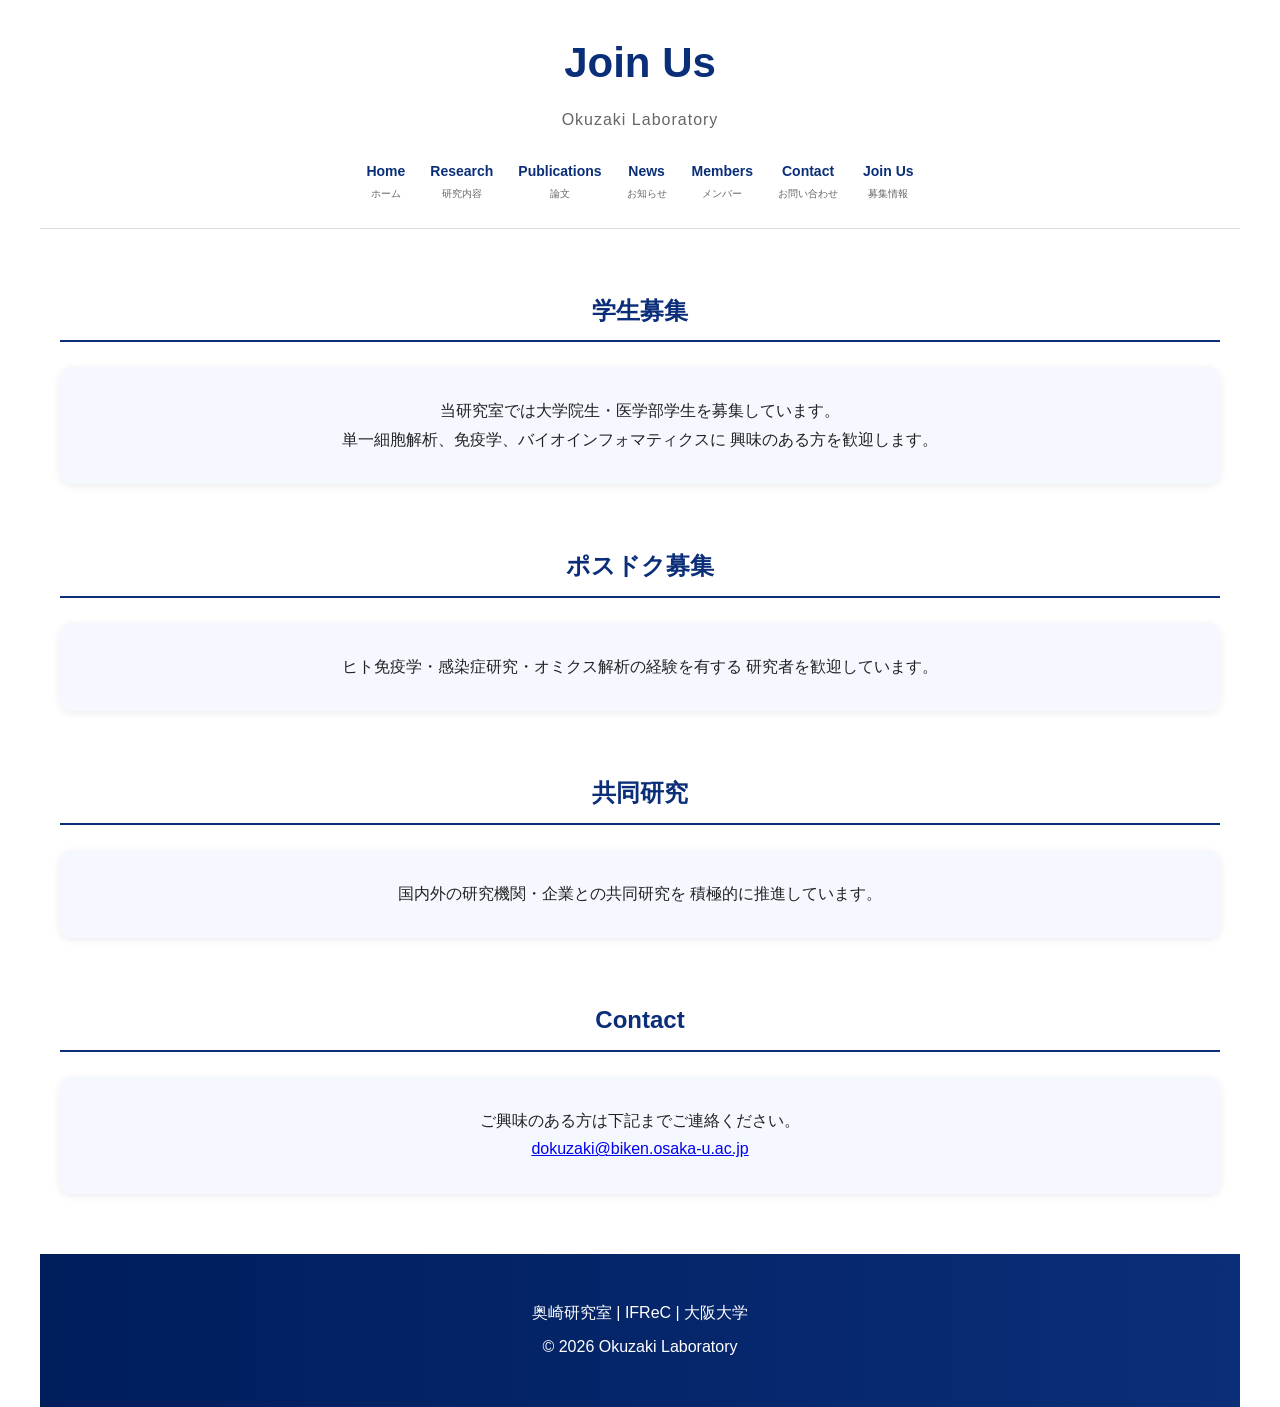
<file: OkuzakiLab_Website/joinus.html>
<!DOCTYPE html>
<html lang="ja">

<head>

    <meta charset="UTF-8">
    <meta name="viewport" content="width=device-width, initial-scale=1.0">

    <title>Join Us | 奥崎研究室</title>

    <link rel="stylesheet" href="style.css">

</head>

<body>

<header>

    <h1>Join Us</h1>

    <p class="lab-en">
        Okuzaki Laboratory
    </p>

    <nav>

        <a href="index.html">
            Home
            <small>ホーム</small>
        </a>

        <a href="research.html">
            Research
            <small>研究内容</small>
        </a>

        <a href="publications.html">
            Publications
            <small>論文</small>
        </a>

        <a href="news.html">
            News
            <small>お知らせ</small>
        </a>

        <a href="members.html">
            Members
            <small>メンバー</small>
        </a>

        <a href="index.html#contact">
            Contact
            <small>お問い合わせ</small>
        </a>

        <a href="joinus.html">
            Join Us
            <small>募集情報</small>
        </a>

    </nav>

</header>


<!-- 学生募集 -->

<section>

    <h2>学生募集</h2>

    <div class="join-box">

        <p>
            当研究室では大学院生・医学部学生を募集しています。
        </p>

        <p>
            単一細胞解析、免疫学、バイオインフォマティクスに
            興味のある方を歓迎します。
        </p>

    </div>

</section>


<!-- ポスドク募集 -->

<section>

    <h2>ポスドク募集</h2>

    <div class="join-box">

        <p>
            ヒト免疫学・感染症研究・オミクス解析の経験を有する
            研究者を歓迎しています。
        </p>

    </div>

</section>


<!-- 共同研究 -->

<section>

    <h2>共同研究</h2>

    <div class="join-box">

        <p>
            国内外の研究機関・企業との共同研究を
            積極的に推進しています。
        </p>

    </div>

</section>


<!-- Contact -->

<section>

    <h2>Contact</h2>

    <div class="members-box">

        <p>
            ご興味のある方は下記までご連絡ください。
        </p>

        <p>
            <a href="mailto:dokuzaki@biken.osaka-u.ac.jp">
                dokuzaki@biken.osaka-u.ac.jp
            </a>
        </p>

    </div>

</section>


<!-- Footer -->

<footer>

    <p>
        奥崎研究室 | IFReC | 大阪大学
    </p>

    <p>
        © 2026 Okuzaki Laboratory
    </p>

</footer>


</body>
</html>
</file>
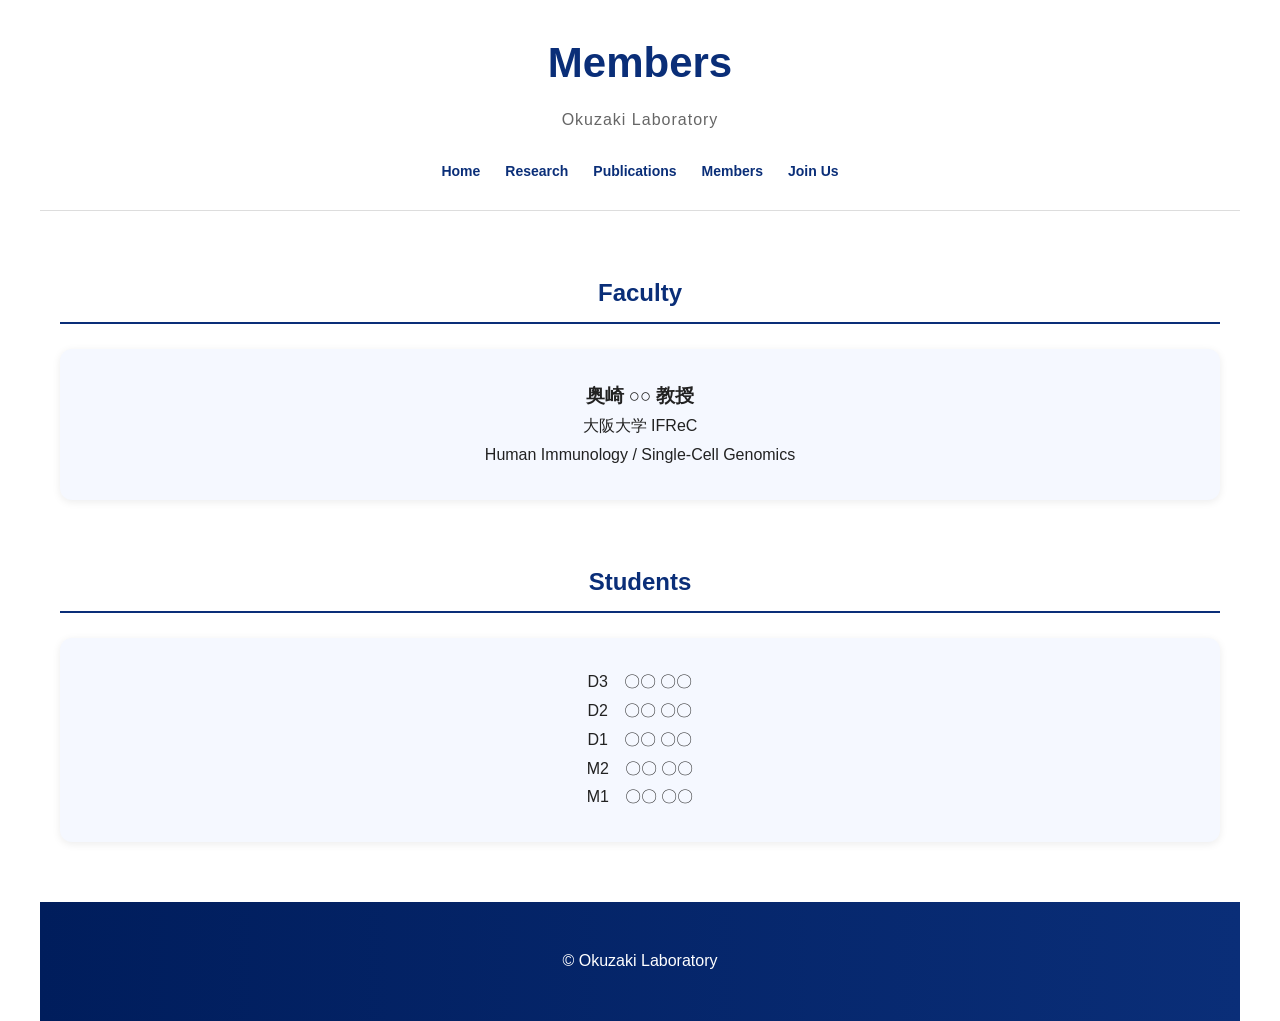
<file: OkuzakiLab_Website/members.html>
<!DOCTYPE html>
<html lang="ja">

<head>

    <meta charset="UTF-8">
    <meta name="viewport" content="width=device-width, initial-scale=1.0">

    <title>Members | 奥崎研究室</title>

    <link rel="stylesheet" href="style.css">

</head>

<body>

<header>

    <h1>Members</h1>

    <p class="lab-en">
        Okuzaki Laboratory
    </p>

    <nav>

        <a href="index.html">
            Home
        </a>

        <a href="research.html">
            Research
        </a>

        <a href="publications.html">
            Publications
        </a>

        <a href="members.html">
            Members
        </a>

        <a href="joinus.html">
            Join Us
        </a>

    </nav>

</header>


<!-- Faculty -->

<section>

    <h2>Faculty</h2>

    <div class="members-box">

        <h3>
            奥崎 ○○ 教授
        </h3>

        <p>
            大阪大学 IFReC
        </p>

        <p>
            Human Immunology / Single-Cell Genomics
        </p>

    </div>

</section>


<!-- Students -->

<section>

    <h2>Students</h2>

    <div class="members-box">

        <p>
            D3　〇〇 〇〇
        </p>

        <p>
            D2　〇〇 〇〇
        </p>

        <p>
            D1　〇〇 〇〇
        </p>

        <p>
            M2　〇〇 〇〇
        </p>

        <p>
            M1　〇〇 〇〇
        </p>

    </div>

</section>


<!-- Footer -->

<footer>

    <p>
        © Okuzaki Laboratory
    </p>

</footer>


</body>
</html>
</file>
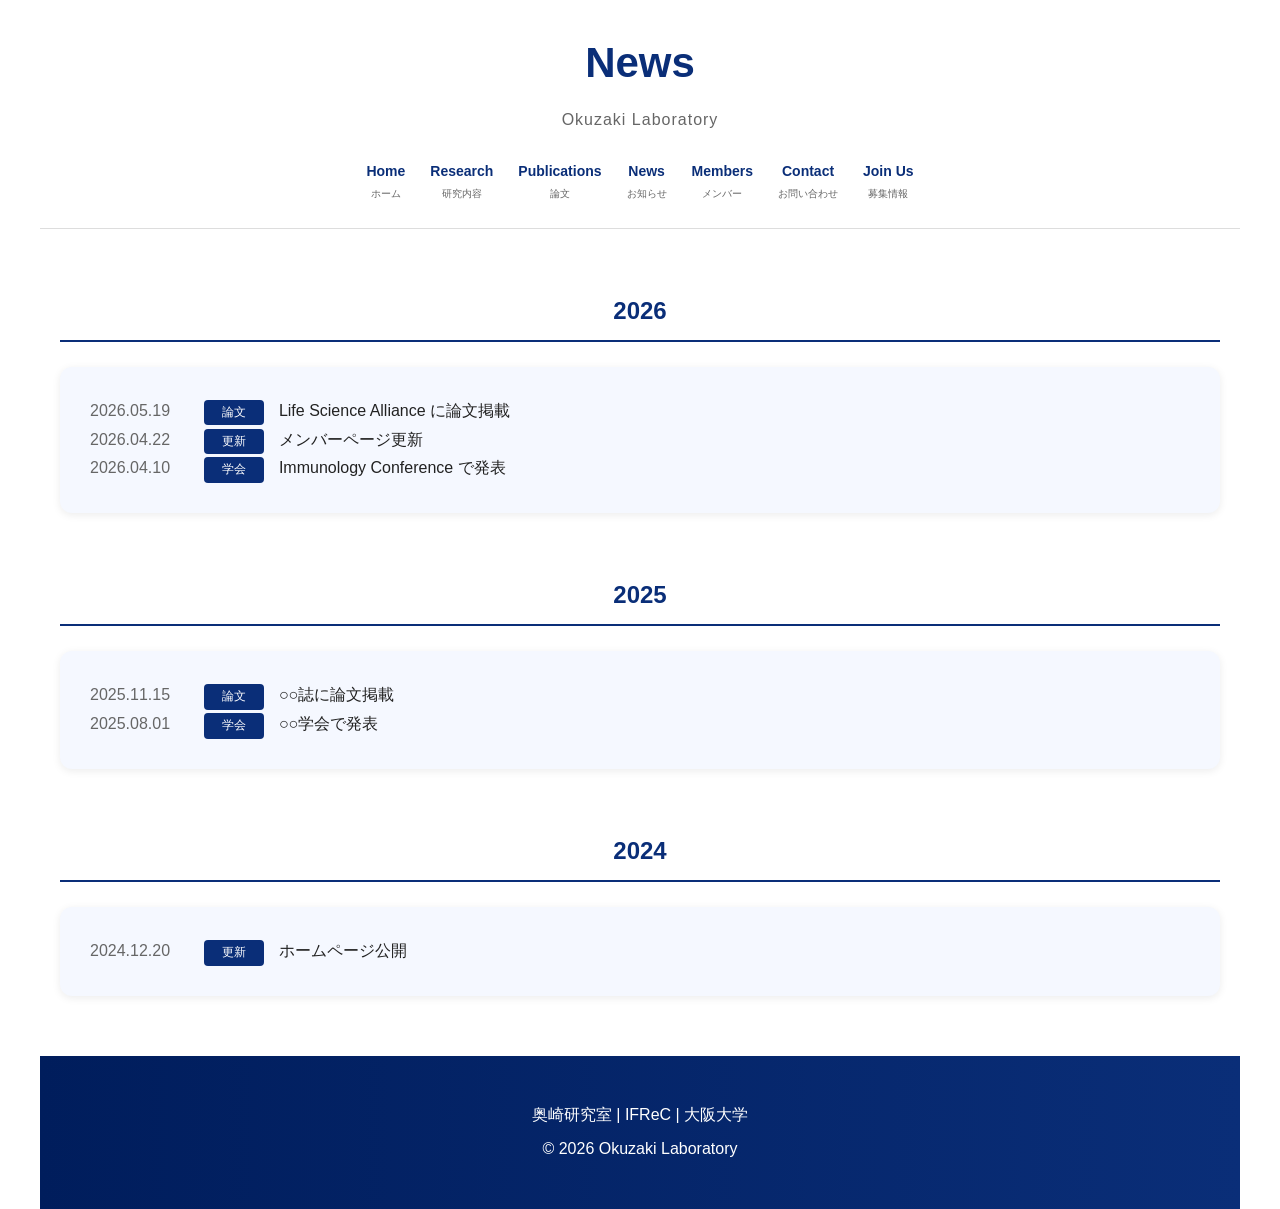
<file: OkuzakiLab_Website/news.html>
<!DOCTYPE html>
<html lang="ja">

<head>

    <meta charset="UTF-8">
    <meta name="viewport" content="width=device-width, initial-scale=1.0">

    <title>News | 奥崎研究室</title>

    <link rel="stylesheet" href="style.css">

</head>

<body>

<header>

    <h1>News</h1>

    <p class="lab-en">
        Okuzaki Laboratory
    </p>

    <nav>

        <a href="index.html">
            Home
            <small>ホーム</small>
        </a>

        <a href="research.html">
            Research
            <small>研究内容</small>
        </a>

        <a href="publications.html">
            Publications
            <small>論文</small>
        </a>

        <a href="news.html">
            News
            <small>お知らせ</small>
        </a>

        <a href="members.html">
            Members
            <small>メンバー</small>
        </a>

        <a href="index.html#contact">
            Contact
            <small>お問い合わせ</small>
        </a>

        <a href="joinus.html">
            Join Us
            <small>募集情報</small>
        </a>

    </nav>

</header>


<!-- 2026 -->

<section>

    <h2>2026</h2>

    <div class="news-box">

        <p>
            <span class="news-date">2026.05.19</span>
            <span class="news-category">論文</span>
            Life Science Alliance に論文掲載
        </p>

        <p>
            <span class="news-date">2026.04.22</span>
            <span class="news-category">更新</span>
            メンバーページ更新
        </p>

        <p>
            <span class="news-date">2026.04.10</span>
            <span class="news-category">学会</span>
            Immunology Conference で発表
        </p>

    </div>

</section>


<!-- 2025 -->

<section>

    <h2>2025</h2>

    <div class="news-box">

        <p>
            <span class="news-date">2025.11.15</span>
            <span class="news-category">論文</span>
            ○○誌に論文掲載
        </p>

        <p>
            <span class="news-date">2025.08.01</span>
            <span class="news-category">学会</span>
            ○○学会で発表
        </p>

    </div>

</section>


<!-- 2024 -->

<section>

    <h2>2024</h2>

    <div class="news-box">

        <p>
            <span class="news-date">2024.12.20</span>
            <span class="news-category">更新</span>
            ホームページ公開
        </p>

    </div>

</section>


<!-- Footer -->

<footer>

    <p>
        奥崎研究室 | IFReC | 大阪大学
    </p>

    <p>
        © 2026 Okuzaki Laboratory
    </p>

</footer>


</body>
</html>
</file>
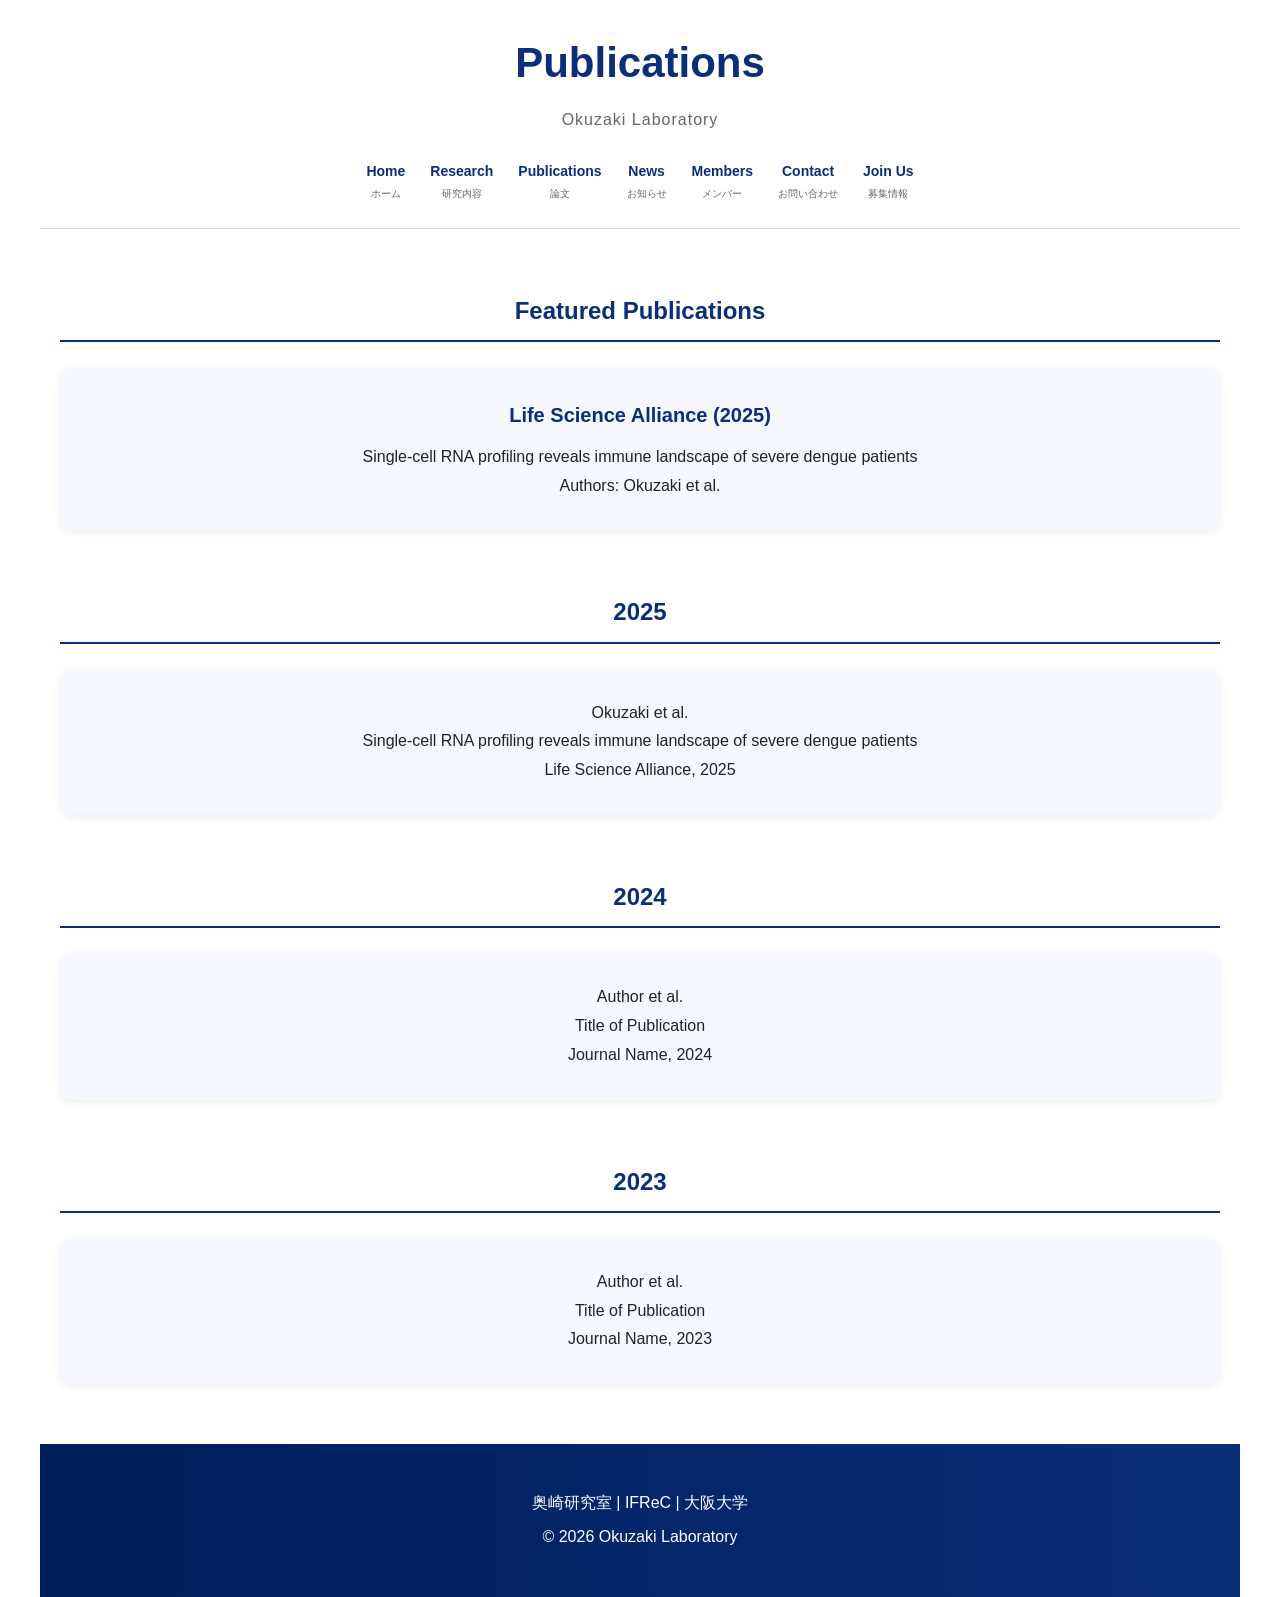
<file: OkuzakiLab_Website/publications.html>
<!DOCTYPE html>
<html lang="ja">

<head>

    <meta charset="UTF-8">
    <meta name="viewport" content="width=device-width, initial-scale=1.0">

    <title>Publications | 奥崎研究室</title>

    <link rel="stylesheet" href="style.css">

</head>

<body>

<header>

    <h1>Publications</h1>

    <p class="lab-en">
        Okuzaki Laboratory
    </p>

    <nav>

        <a href="index.html">
            Home
            <small>ホーム</small>
        </a>

        <a href="research.html">
            Research
            <small>研究内容</small>
        </a>

        <a href="publications.html">
            Publications
            <small>論文</small>
        </a>

        <a href="news.html">
            News
            <small>お知らせ</small>
        </a>

        <a href="members.html">
            Members
            <small>メンバー</small>
        </a>

        <a href="index.html#contact">
            Contact
            <small>お問い合わせ</small>
        </a>

        <a href="joinus.html">
            Join Us
            <small>募集情報</small>
        </a>

    </nav>

</header>


<!-- Featured Publications -->

<section>

    <h2>Featured Publications</h2>

    <div class="publication-box">

        <p class="journal">
            Life Science Alliance (2025)
        </p>

        <p>
            Single-cell RNA profiling reveals immune landscape
            of severe dengue patients
        </p>

        <p>
            Authors: Okuzaki et al.
        </p>

    </div>

</section>


<!-- 2025 -->

<section>

    <h2>2025</h2>

    <div class="publication-box">

        <p>
            Okuzaki et al.
        </p>

        <p>
            Single-cell RNA profiling reveals immune landscape
            of severe dengue patients
        </p>

        <p>
            Life Science Alliance, 2025
        </p>

    </div>

</section>


<!-- 2024 -->

<section>

    <h2>2024</h2>

    <div class="publication-box">

        <p>
            Author et al.
        </p>

        <p>
            Title of Publication
        </p>

        <p>
            Journal Name, 2024
        </p>

    </div>

</section>


<!-- 2023 -->

<section>

    <h2>2023</h2>

    <div class="publication-box">

        <p>
            Author et al.
        </p>

        <p>
            Title of Publication
        </p>

        <p>
            Journal Name, 2023
        </p>

    </div>

</section>


<!-- Footer -->

<footer>

    <p>
        奥崎研究室 | IFReC | 大阪大学
    </p>

    <p>
        © 2026 Okuzaki Laboratory
    </p>

</footer>


</body>
</html>
</file>
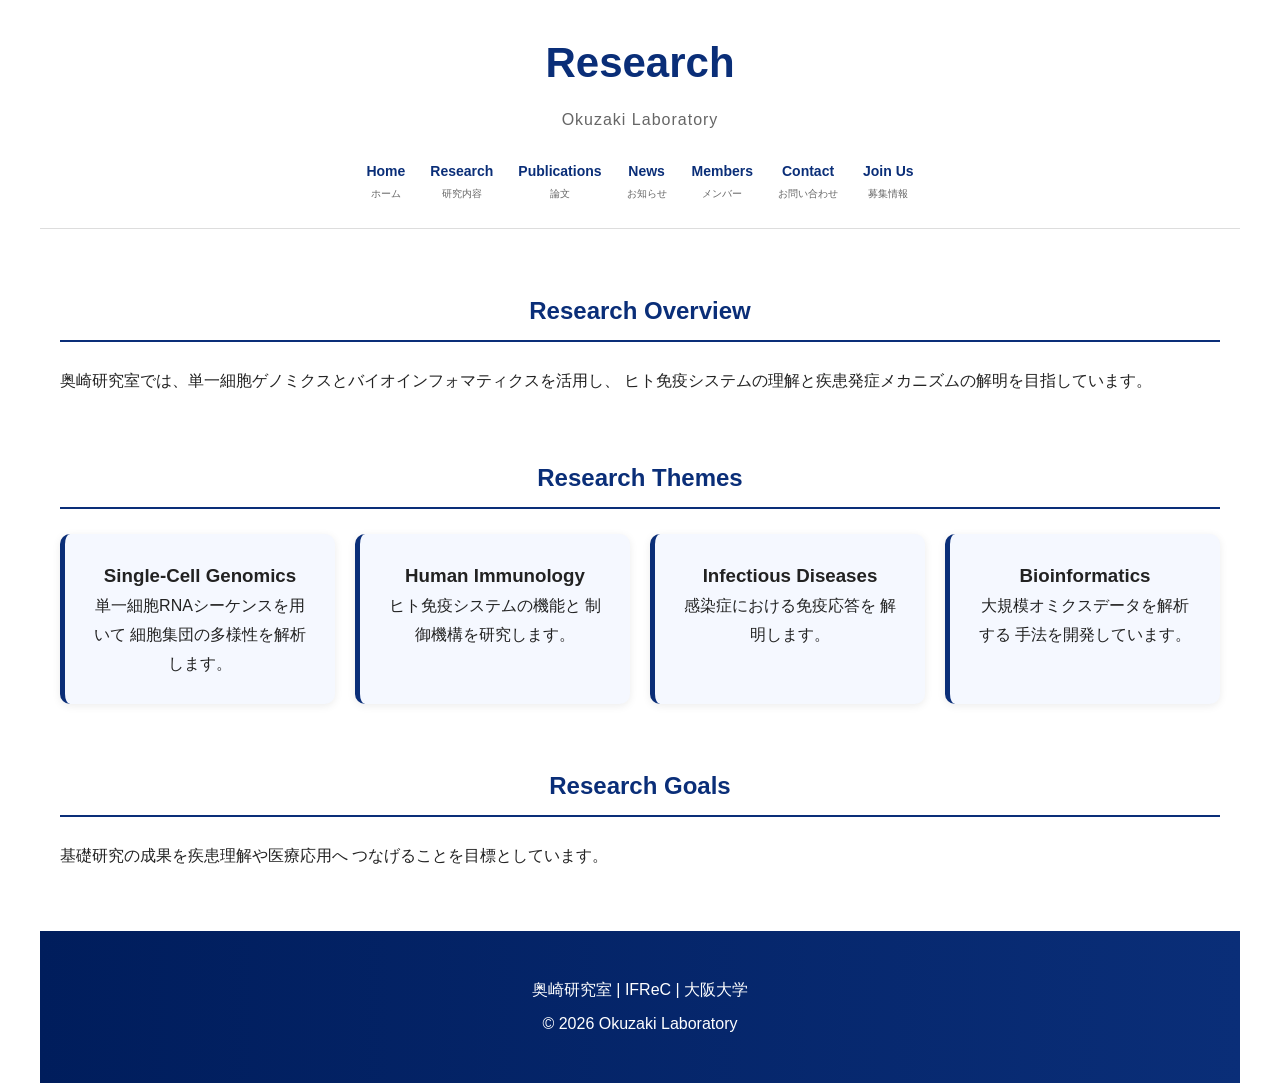
<file: OkuzakiLab_Website/research.html>
<!DOCTYPE html>
<html lang="ja">

<head>

    <meta charset="UTF-8">
    <meta name="viewport" content="width=device-width, initial-scale=1.0">

    <title>Research | 奥崎研究室</title>

    <link rel="stylesheet" href="style.css">

</head>

<body>

<header>

    <h1>Research</h1>

    <p class="lab-en">
        Okuzaki Laboratory
    </p>

    <nav>

        <a href="index.html">
            Home
            <small>ホーム</small>
        </a>

        <a href="research.html">
            Research
            <small>研究内容</small>
        </a>

        <a href="publications.html">
            Publications
            <small>論文</small>
        </a>

        <a href="news.html">
            News
            <small>お知らせ</small>
        </a>

        <a href="members.html">
            Members
            <small>メンバー</small>
        </a>

        <a href="index.html#contact">
            Contact
            <small>お問い合わせ</small>
        </a>

        <a href="joinus.html">
            Join Us
            <small>募集情報</small>
        </a>

    </nav>

</header>


<!-- Research Overview -->

<section>

    <h2>Research Overview</h2>

    <p>
        奥崎研究室では、単一細胞ゲノミクスとバイオインフォマティクスを活用し、
        ヒト免疫システムの理解と疾患発症メカニズムの解明を目指しています。
    </p>

</section>


<!-- Research Themes -->

<section>

    <h2>Research Themes</h2>

    <div class="research-container">

        <div class="research-card">

            <h3>Single-Cell Genomics</h3>

            <p>
                単一細胞RNAシーケンスを用いて
                細胞集団の多様性を解析します。
            </p>

        </div>


        <div class="research-card">

            <h3>Human Immunology</h3>

            <p>
                ヒト免疫システムの機能と
                制御機構を研究します。
            </p>

        </div>


        <div class="research-card">

            <h3>Infectious Diseases</h3>

            <p>
                感染症における免疫応答を
                解明します。
            </p>

        </div>


        <div class="research-card">

            <h3>Bioinformatics</h3>

            <p>
                大規模オミクスデータを解析する
                手法を開発しています。
            </p>

        </div>

    </div>

</section>


<!-- Research Goals -->

<section>

    <h2>Research Goals</h2>

    <p>
        基礎研究の成果を疾患理解や医療応用へ
        つなげることを目標としています。
    </p>

</section>


<!-- Footer -->

<footer>

    <p>
        奥崎研究室 | IFReC | 大阪大学
    </p>

    <p>
        © 2026 Okuzaki Laboratory
    </p>

</footer>


</body>
</html>
</file>
<file: OkuzakiLab_Website/style.css>
:root {
    --blue: #0a2e78;
    --light: #f5f8ff;
}

* {
    margin: 0;
    padding: 0;
    box-sizing: border-box;
}

body {
    font-family: "Yu Gothic", "Hiragino Sans", sans-serif;
    max-width: 1200px;
    margin: auto;
    line-height: 1.8;
    color: #222;
}

header {
    background: #ffffff;
    padding: 25px;
    text-align: center;
    border-bottom: 1px solid #ddd;
}

h1 {
    color: var(--blue);
    font-size: 42px;
}

.lab-en {
    color: #666;
    margin-top: 5px;
    margin-bottom: 25px;
    letter-spacing: 1px;
}

nav {
    display: flex;
    justify-content: center;
    flex-wrap: wrap;
    gap: 25px;
}

nav a {
    display: flex;
    flex-direction: column;
    align-items: center;
    color: var(--blue);
    text-decoration: none;
    font-weight: bold;
    font-size: 14px;
}

nav a:hover {
    color: #4a7cff;
}

nav small {
    color: #666;
    font-size: 10px;
    font-weight: normal;
}

/* Hero */

.hero {
    position: relative;
    width: 100%;
}

.hero img {
    width: 100%;
    height: 600px;
    object-fit: cover;
    display: block;
}
.hero-overlay {
    position: absolute;
    top: 0;
    left: 0;
    width: 100%;
    height: 100%;
    background: rgba(0, 25, 80, 0.45);
    display: flex;
    flex-direction: column;
    justify-content: center;
    padding-left: 60px;
    color: white;
    z-index: 10;
}
.hero-overlay h2 {
    font-size: 48px;
    line-height: 1.1;
    color: white;
    text-align: left;
    border: none;
    text-shadow: 3px 3px 10px rgba(0, 0, 0, 0.8);
    margin-bottom: 20px;
}

.hero-overlay p {
    max-width: 600px;
    font-size: 22px;
    margin-bottom: 30px;
    text-align: left;
}

.hero-buttons a {
    display: inline-block;
    padding: 14px 30px;
    margin-right: 15px;
    border: 2px solid white;
    border-radius: 5px;
    background: transparent;
    color: white;
    text-decoration: none;
    font-weight: bold;
}

/* Section */

section {
    margin: 60px 20px;
}

h2 {
    color: var(--blue);
    border-bottom: 2px solid var(--blue);
    padding-bottom: 8px;
    margin-bottom: 25px;
    text-align: center;
}

/* Research */

.research-container {
    display: grid;
    grid-template-columns: repeat(auto-fit, minmax(250px, 1fr));
    gap: 20px;
}

.research-card {
    background: var(--light);
    padding: 25px;
    border-radius: 10px;
    border-left: 5px solid var(--blue);
    box-shadow: 0 2px 8px rgba(0, 0, 0, 0.08);
    text-align: center;
}

/* Boxes */

.publication-box,
.members-box,
.join-box,
.news-box {
    background: var(--light);
    padding: 30px;
    border-radius: 12px;
    box-shadow: 0 2px 8px rgba(0, 0, 0, 0.08);
}

.publication-box {
    text-align: center;
}

.journal {
    color: var(--blue);
    font-size: 20px;
    font-weight: bold;
    margin-bottom: 10px;
}

.members-box {
    text-align: center;
}

.members-count {
    font-size: 60px;
    font-weight: bold;
    color: var(--blue);
}

.members-link a {
    font-weight: bold;
    color: var(--blue);
}

.join-box {
    text-align: center;
}

.join-box img {
    width: 100%;
    max-width: 600px;
    border-radius: 10px;
    margin-bottom: 20px;
}

.join-box a {
    display: inline-block;
    margin-top: 15px;
    background: var(--blue);
    color: white;
    padding: 12px 24px;
    border-radius: 6px;
    text-decoration: none;
    font-weight: bold;
}

/* News */

.news-box ul {
    list-style: none;
}

.news-box li {
    padding: 12px 0;
    border-bottom: 1px solid #ddd;
}

/* Contact */

#contact {
    text-align: center;
}

#contact a {
    color: var(--blue);
    text-decoration: none;
}

/* Footer */

footer {
    background: linear-gradient(
        90deg,
        #001d5c,
        #0a2e78
    );
    color: white;
    text-align: center;
    padding: 40px 20px;
    margin-top: 60px;
}

footer p {
    margin: 5px 0;
}

/* Responsive */

@media (max-width: 768px) {

    h1 {
        font-size: 32px;
    }

    .hero-overlay {
        padding: 30px;
    }

    .hero-overlay h2 {
        font-size: 36px;
    }

    .hero-overlay p {
        font-size: 16px;
    }

    .members-count {
        font-size: 48px;
    }
}
.intro {
    max-width: 900px;
    margin: 60px auto;
    text-align: center;
    font-size: 1.2rem;
}

.intro p {
    color: #444;
}
.research-card {
    transition: 0.3s;
}

.research-card:hover {
    transform: translateY(-5px);
    box-shadow: 0 8px 20px rgba(0, 0, 0, 0.15);
}
.news-date {
    display: inline-block;
    width: 110px;
    color: #666;
}

.news-category {
    display: inline-block;
    width: 60px;
    text-align: center;
    color: white;
    background: #0a2e78;
    border-radius: 4px;
    margin-right: 10px;
    font-size: 12px;
    padding: 2px 0;
}
.research-card:hover {
    transform: translateY(-5px);
    box-shadow: 0 8px 20px rgba(0, 0, 0, 0.15);
}
</file>
